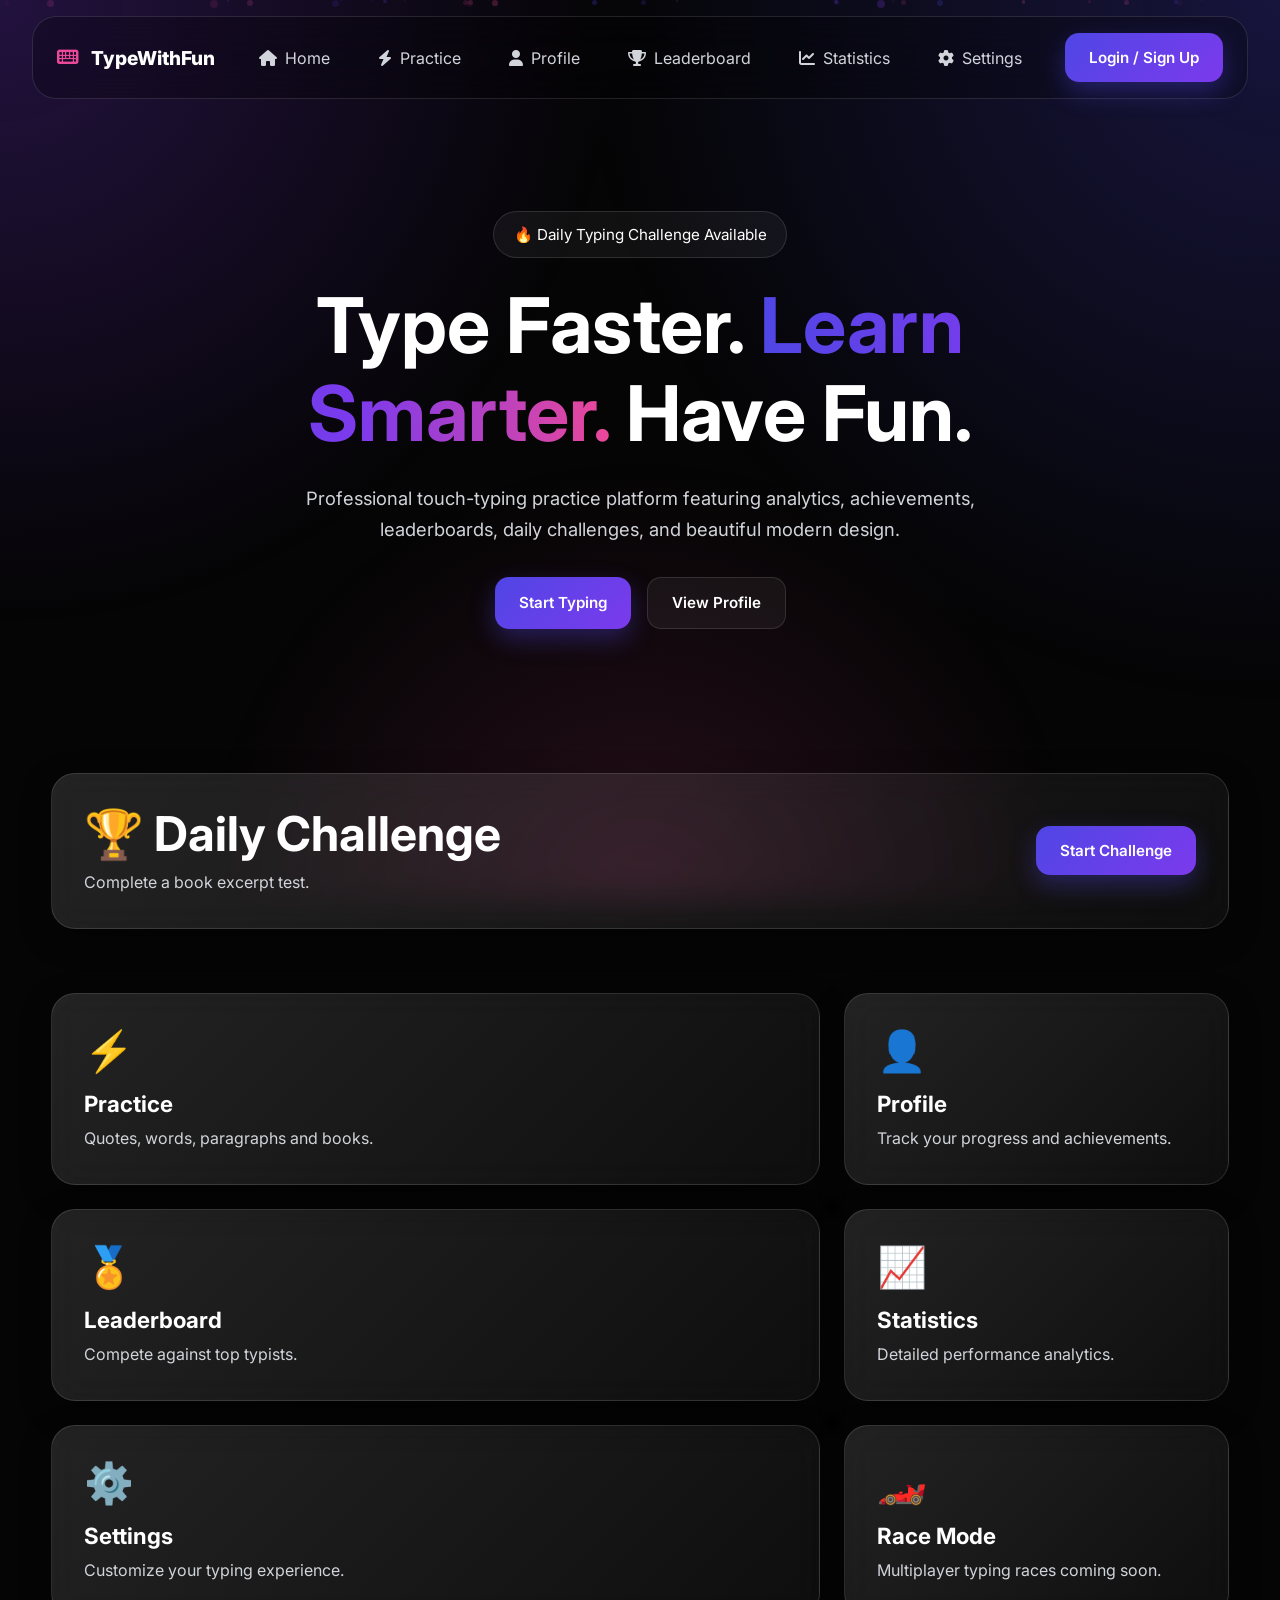
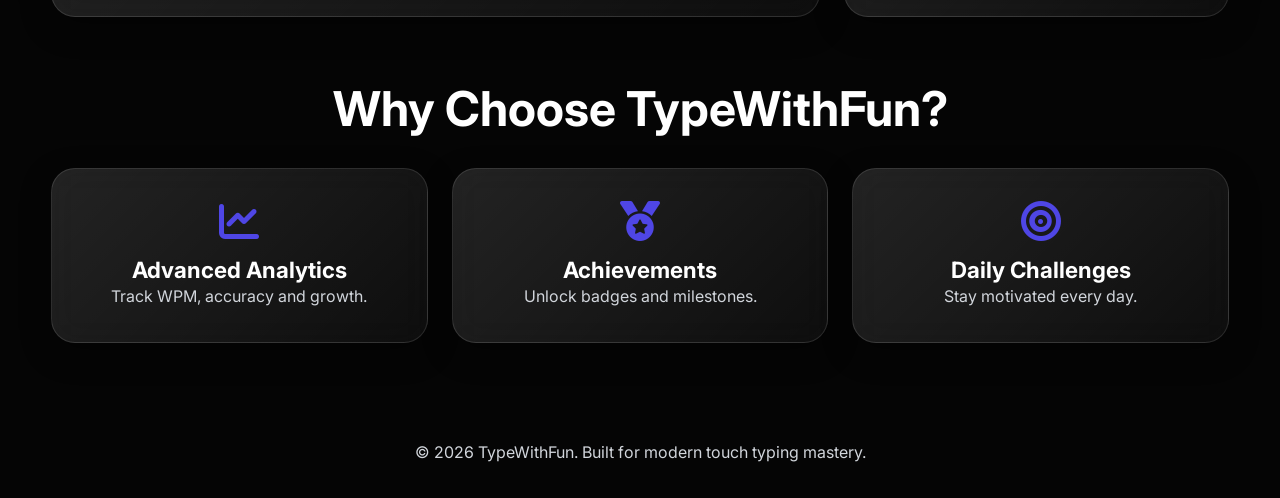
<file: index.html>
<!DOCTYPE html>
<html lang="en">
<head>
<meta charset="UTF-8">
<meta
    name="viewport"
    content="width=device-width, initial-scale=1.0"
/>

<title>TypeWithFun | Modern Touch Typing Platform</title>

<meta
    name="description"
    content="Master touch typing with fun challenges, achievements, analytics and leaderboards."
/>

<link rel="preconnect" href="https://fonts.googleapis.com">
<link rel="preconnect" href="https://fonts.gstatic.com" crossorigin>

<link
href="https://fonts.googleapis.com/css2?family=Inter:wght@300;400;500;600;700;800&display=swap"
rel="stylesheet"
/>

<link
rel="stylesheet"
href="https://cdnjs.cloudflare.com/ajax/libs/font-awesome/6.5.2/css/all.min.css"
/>

<link rel="stylesheet" href="style.css">
<link rel="stylesheet" href="components.css">
<link rel="stylesheet" href="animations.css">

</head>

<body>

<div class="background-gradient"></div>
<div class="particles" id="particles"></div>

<header class="navbar">

<div class="logo">
<i class="fa-solid fa-keyboard"></i>
<span>TypeWithFun</span>
</div>

<nav class="nav-links">

<a href="index.html">
<i class="fa-solid fa-house"></i>
Home
</a>

<a href="practice.html">
<i class="fa-solid fa-bolt"></i>
Practice
</a>

<a href="profile.html">
<i class="fa-solid fa-user"></i>
Profile
</a>

<a href="leaderboard.html">
<i class="fa-solid fa-trophy"></i>
Leaderboard
</a>

<a href="statistics.html">
<i class="fa-solid fa-chart-line"></i>
Statistics
</a>

<a href="settings.html">
<i class="fa-solid fa-gear"></i>
Settings
</a>

</nav>

<div id="authArea"></div>

</header>

<main>

<section class="hero">

<div class="hero-content">

<div class="badge">
🔥 Daily Typing Challenge Available
</div>

<h1>
Type Faster.
<span>Learn Smarter.</span>
Have Fun.
</h1>

<p>
Professional touch-typing practice platform featuring
analytics, achievements, leaderboards, daily challenges,
and beautiful modern design.
</p>

<div class="hero-buttons">

<a
href="practice.html"
class="btn btn-primary"
>
Start Typing
</a>

<a
href="profile.html"
class="btn btn-secondary"
>
View Profile
</a>

</div>

</div>

</section>

<section class="challenge-banner glass-card">

<div>

<h2>
🏆 Daily Challenge
</h2>

<p id="dailyChallengeText">
Loading challenge...
</p>

</div>

<button
id="challengeButton"
class="btn btn-primary"
>
Start Challenge
</button>

</section>

<section class="dashboard-grid">

<a
href="practice.html"
class="dashboard-card glass-card"
>

<div class="card-icon">
⚡
</div>

<h3>Practice</h3>

<p>
Quotes, words, paragraphs and books.
</p>

</a>

<a
href="profile.html"
class="dashboard-card glass-card"
>

<div class="card-icon">
👤
</div>

<h3>Profile</h3>

<p>
Track your progress and achievements.
</p>

</a>

<a
href="leaderboard.html"
class="dashboard-card glass-card"
>

<div class="card-icon">
🏅
</div>

<h3>Leaderboard</h3>

<p>
Compete against top typists.
</p>

</a>

<a
href="statistics.html"
class="dashboard-card glass-card"
>

<div class="card-icon">
📈
</div>

<h3>Statistics</h3>

<p>
Detailed performance analytics.
</p>

</a>

<a
href="settings.html"
class="dashboard-card glass-card"
>

<div class="card-icon">
⚙️
</div>

<h3>Settings</h3>

<p>
Customize your typing experience.
</p>

</a>

<a
href="#future"
class="dashboard-card glass-card"
>

<div class="card-icon">
🏎️
</div>

<h3>Race Mode</h3>

<p>
Multiplayer typing races coming soon.
</p>

</a>

</section>

<section class="features">

<h2>
Why Choose TypeWithFun?
</h2>

<div class="feature-grid">

<div class="glass-card feature-card">
<i class="fa-solid fa-chart-line"></i>
<h3>Advanced Analytics</h3>
<p>
Track WPM, accuracy and growth.
</p>
</div>

<div class="glass-card feature-card">
<i class="fa-solid fa-medal"></i>
<h3>Achievements</h3>
<p>
Unlock badges and milestones.
</p>
</div>

<div class="glass-card feature-card">
<i class="fa-solid fa-bullseye"></i>
<h3>Daily Challenges</h3>
<p>
Stay motivated every day.
</p>
</div>

</div>

</section>

</main>

<div
id="authModal"
class="modal hidden"
aria-hidden="true"
>

<div class="modal-content glass-card">

<button
class="close-modal"
id="closeAuthModal"
>
×
</button>

<h2 id="authTitle">
Login
</h2>

<form id="authForm">

<input
type="text"
id="username"
placeholder="Username"
/>

<input
type="email"
id="email"
placeholder="Email"
/>

<input
type="password"
id="password"
placeholder="Password"
required
/>

<button
type="submit"
class="btn btn-primary"
>
Continue
</button>

</form>

<p class="switch-auth">

<span id="authSwitchText">
Don't have an account?
</span>

<button
type="button"
id="switchAuthMode"
>
Sign Up
</button>

</p>

</div>

</div>

<footer>

<p>
© 2026 TypeWithFun.
Built for modern touch typing mastery.
</p>

</footer>

<script src="quotes.js"></script>

<script src="storage.js"></script>
<script src="auth.js"></script>
<script src="app.js"></script>

</body>
</html>
</file>
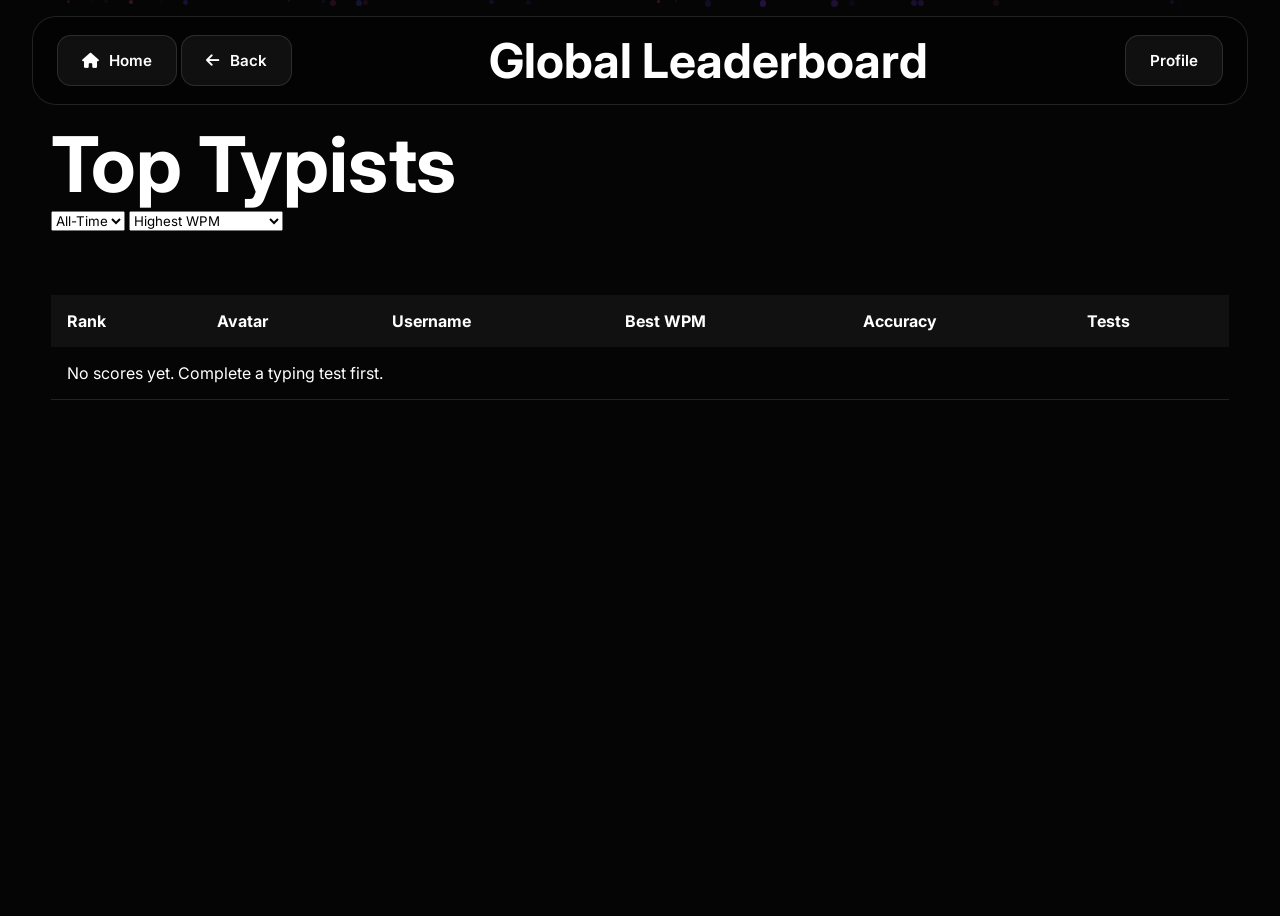
<file: leaderboard.html>
<!DOCTYPE html>
<html lang="en">

<head>

    <meta charset="UTF-8">

    <meta
        name="viewport"
        content="width=device-width, initial-scale=1.0">

    <title>
        TypeWithFun • Leaderboard
    </title>

    <link
        rel="preconnect"
        href="https://fonts.googleapis.com">

    <link
        rel="preconnect"
        href="https://fonts.gstatic.com"
        crossorigin>

    <link
        href="https://fonts.googleapis.com/css2?family=Inter:wght@300;400;500;600;700;800&display=swap"
        rel="stylesheet">

    <!-- FIXED CSS PATHS -->

    <link
        rel="stylesheet"
        href="style.css">

    <link
        rel="stylesheet"
        href="components.css">

    <link
        rel="stylesheet"
        href="animations.css">

    <link
        rel="stylesheet"
        href="https://cdnjs.cloudflare.com/ajax/libs/font-awesome/6.5.2/css/all.min.css">

</head>

<body>

    <div
        id="particles"
        class="particles">
    </div>

    <nav class="navbar glass">

        <div class="nav-left">

            <a
                href="index.html"
                class="btn btn-secondary">

                <i class="fas fa-home"></i>
                Home

            </a>

            <button
                onclick="history.back()"
                class="btn btn-secondary">

                <i class="fas fa-arrow-left"></i>
                Back

            </button>

        </div>

        <div class="nav-center">

            <h2>
                Global Leaderboard
            </h2>

        </div>

        <div class="nav-right">

            <a
                href="profile.html"
                class="btn btn-secondary">

                Profile

            </a>

        </div>

    </nav>

    <main class="leaderboard-page">

        <section class="glass card">

            <h1>
                Top Typists
            </h1>

            <div
                class="leaderboard-controls">

                <select
                    id="periodFilter">

                    <option value="daily">
                        Daily
                    </option>

                    <option value="weekly">
                        Weekly
                    </option>

                    <option value="monthly">
                        Monthly
                    </option>

                    <option value="yearly">
                        Yearly
                    </option>

                    <option
                        value="alltime"
                        selected>

                        All-Time

                    </option>

                </select>

                <select
                    id="sortFilter">

                    <option value="wpm">
                        Highest WPM
                    </option>

                    <option value="accuracy">
                        Highest Accuracy
                    </option>

                    <option value="tests">
                        Most Tests
                    </option>

                    <option value="date">
                        Earliest Achievement
                    </option>

                </select>

            </div>

        </section>

        <section
            class="glass card">

            <table
                class="leaderboard-table">

                <thead>

                    <tr>

                        <th>
                            Rank
                        </th>

                        <th>
                            Avatar
                        </th>

                        <th>
                            Username
                        </th>

                        <th>
                            Best WPM
                        </th>

                        <th>
                            Accuracy
                        </th>

                        <th>
                            Tests
                        </th>

                    </tr>

                </thead>

                <tbody
                    id="leaderboardBody">

                </tbody>

            </table>

        </section>

    </main>

    <!-- FIXED SCRIPT PATHS -->

    <script src="storage.js"></script>
    <script src="auth.js"></script>
    <script src="app.js"></script>
    <script src="leaderboard.js"></script>

</body>

</html>
</file>
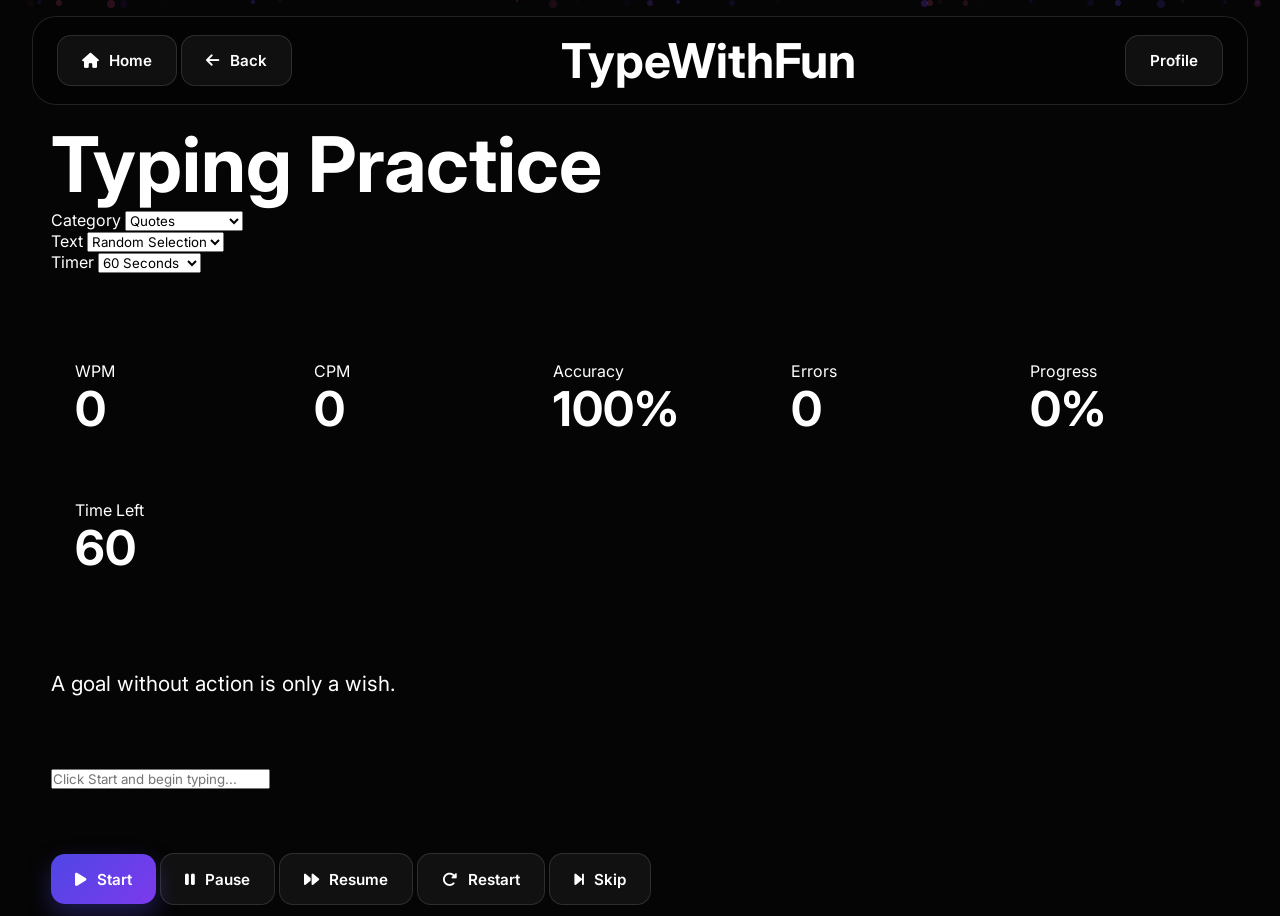
<file: practice.html>
<!DOCTYPE html>
<html lang="en">

<head>

    <meta charset="UTF-8">

    <meta
        name="viewport"
        content="width=device-width, initial-scale=1.0">

    <title>
        TypeWithFun • Practice
    </title>

    <meta
        name="description"
        content="Improve your typing speed and accuracy with TypeWithFun.">

    <link
        rel="preconnect"
        href="https://fonts.googleapis.com">

    <link
        rel="preconnect"
        href="https://fonts.gstatic.com"
        crossorigin>

    <link
        href="https://fonts.googleapis.com/css2?family=Inter:wght@300;400;500;600;700;800&display=swap"
        rel="stylesheet">

    <!-- FIXED CSS PATHS -->

    <link
        rel="stylesheet"
        href="style.css">

    <link
        rel="stylesheet"
        href="components.css">

    <link
        rel="stylesheet"
        href="animations.css">

    <link
        rel="stylesheet"
        href="https://cdnjs.cloudflare.com/ajax/libs/font-awesome/6.5.2/css/all.min.css">

</head>

<body>

    <div
        id="particles"
        class="particles">
    </div>

    <nav class="navbar glass">

        <div class="nav-left">

            <a
                href="index.html"
                class="btn btn-secondary">

                <i class="fas fa-home"></i>
                Home

            </a>

            <button
                onclick="history.back()"
                class="btn btn-secondary">

                <i class="fas fa-arrow-left"></i>
                Back

            </button>

        </div>

        <div class="nav-center">

            <h2>
                TypeWithFun
            </h2>

        </div>

        <div class="nav-right">

            <a
                href="profile.html"
                class="btn btn-secondary">

                Profile

            </a>

        </div>

    </nav>

    <main class="practice-page">

        <section class="glass card">

            <h1>
                Typing Practice
            </h1>

            <div class="practice-controls">

                <div class="form-group">

                    <label for="categorySelect">
                        Category
                    </label>

                    <select id="categorySelect">

                        <option value="quotes">
                            Quotes
                        </option>

                        <option value="words">
                            Random Words
                        </option>

                        <option value="paragraphs">
                            Paragraphs
                        </option>

                        <option value="books">
                            Book Excerpts
                        </option>

                    </select>

                </div>

                <div class="form-group">

                    <label for="textSelect">
                        Text
                    </label>

                    <select id="textSelect">

                        <option>
                            Random Selection
                        </option>

                    </select>

                </div>

                <div class="form-group">

                    <label for="timerSelect">
                        Timer
                    </label>

                    <select id="timerSelect">

                        <option value="15">
                            15 Seconds
                        </option>

                        <option value="30">
                            30 Seconds
                        </option>

                        <option value="60" selected>
                            60 Seconds
                        </option>

                        <option value="120">
                            120 Seconds
                        </option>

                        <option value="custom">
                            Custom
                        </option>

                    </select>

                </div>

                <div
                    class="form-group"
                    id="customTimerContainer"
                    style="display:none;">

                    <label for="customTimerInput">
                        Custom Seconds
                    </label>

                    <input
                        id="customTimerInput"
                        type="number"
                        min="5"
                        max="600"
                        value="60">

                </div>

            </div>

        </section>

        <section class="stats-grid">

            <div class="glass stat-card">
                <span>WPM</span>
                <h2 id="wpmDisplay">0</h2>
            </div>

            <div class="glass stat-card">
                <span>CPM</span>
                <h2 id="cpmDisplay">0</h2>
            </div>

            <div class="glass stat-card">
                <span>Accuracy</span>
                <h2 id="accuracyDisplay">100%</h2>
            </div>

            <div class="glass stat-card">
                <span>Errors</span>
                <h2 id="errorDisplay">0</h2>
            </div>

            <div class="glass stat-card">
                <span>Progress</span>
                <h2 id="progressDisplay">0%</h2>
            </div>

            <div class="glass stat-card">
                <span>Time Left</span>
                <h2 id="timerDisplay">60</h2>
            </div>

        </section>

        <section class="glass card typing-section">

            <div
                id="typingText"
                class="typing-text"
                aria-live="polite">

            </div>

        </section>

        <section class="glass card">

            <input
                id="typingInput"
                class="typing-input"
                type="text"
                autocomplete="off"
                spellcheck="false"
                placeholder="Click Start and begin typing..."
                aria-label="Typing Input">

        </section>

        <section class="action-buttons">

            <button
                id="startButton"
                class="btn btn-primary">

                <i class="fas fa-play"></i>
                Start

            </button>

            <button
                id="pauseButton"
                class="btn btn-secondary">

                <i class="fas fa-pause"></i>
                Pause

            </button>

            <button
                id="resumeButton"
                class="btn btn-secondary">

                <i class="fas fa-forward"></i>
                Resume

            </button>

            <button
                id="restartButton"
                class="btn btn-secondary">

                <i class="fas fa-rotate-right"></i>
                Restart

            </button>

            <button
                id="skipButton"
                class="btn btn-secondary">

                <i class="fas fa-forward-step"></i>
                Skip

            </button>

        </section>

    </main>

    <div
        id="resultModal"
        class="modal hidden">

        <div
            class="modal-content glass">

            <h2>
                🎉 Congratulations!
            </h2>

            <div
                id="resultContent">

            </div>

            <div class="modal-actions">

                <button
                    id="retryButton"
                    class="btn btn-primary">

                    Retry

                </button>

                <button
                    id="newPracticeButton"
                    class="btn btn-secondary">

                    New Practice

                </button>

                <a
                    href="profile.html"
                    class="btn btn-secondary">

                    View Profile

                </a>

            </div>

        </div>

    </div>

    <!-- FIXED DATA FILE PATHS -->

    <script src="quotes.js"></script>
    <script src="words.js"></script>
    <script src="paragraphs.js"></script>
    <script src="books.js"></script>

    <!-- FIXED JS PATHS -->

    <script src="storage.js"></script>
    <script src="auth.js"></script>
    <script src="app.js"></script>
    <script src="typing.js"></script>

</body>

</html>
</file>
<file: style.css>
/* =========================================================
   TypeWithFun
   Global Styles
   style.css
   ========================================================= */

/* =========================
   ROOT VARIABLES
   ========================= */

:root {
  --primary: #4F46E5;
  --secondary: #7C3AED;
  --accent: #EC4899;

  --bg: #050505;
  --bg-secondary: #0D0D0D;
  --surface: rgba(255, 255, 255, 0.08);

  --text: #FFFFFF;
  --text-secondary: #D1D5DB;
  --text-muted: #9CA3AF;

  --success: #22C55E;
  --warning: #F59E0B;
  --danger: #EF4444;

  --border: rgba(255,255,255,0.12);

  --shadow-sm: 0 4px 12px rgba(0,0,0,0.25);
  --shadow-md: 0 10px 30px rgba(0,0,0,0.35);
  --shadow-lg: 0 25px 50px rgba(0,0,0,0.45);

  --radius-sm: 10px;
  --radius-md: 18px;
  --radius-lg: 24px;
  --radius-xl: 32px;

  --transition-fast: 0.2s ease;
  --transition-normal: 0.35s ease;
  --transition-slow: 0.5s ease;

  --font-size-base: 16px;

  --glass-bg:
    linear-gradient(
      135deg,
      rgba(255,255,255,0.12),
      rgba(255,255,255,0.04)
    );

  --glass-blur: blur(16px);
}

/* =========================
   LIGHT THEME SUPPORT
   ========================= */

body.light-theme {
  --bg: #F5F7FF;
  --bg-secondary: #FFFFFF;

  --surface: rgba(255,255,255,0.85);

  --text: #0F172A;
  --text-secondary: #334155;
  --text-muted: #64748B;

  --border: rgba(0,0,0,0.08);

  --glass-bg:
    linear-gradient(
      135deg,
      rgba(255,255,255,0.95),
      rgba(255,255,255,0.75)
    );
}

/* =========================
   RESET
   ========================= */

*,
*::before,
*::after {
  margin: 0;
  padding: 0;
  box-sizing: border-box;
}

html {
  scroll-behavior: smooth;
}

body {
  background: var(--bg);
  color: var(--text);

  font-family: "Inter", sans-serif;
  font-size: var(--font-size-base);

  min-height: 100vh;
  overflow-x: hidden;

  position: relative;
}

/* =========================
   SELECTION
   ========================= */

::selection {
  background: var(--primary);
  color: white;
}

/* =========================
   SCROLLBAR
   ========================= */

::-webkit-scrollbar {
  width: 10px;
}

::-webkit-scrollbar-track {
  background: var(--bg);
}

::-webkit-scrollbar-thumb {
  background: var(--primary);
  border-radius: 999px;
}

::-webkit-scrollbar-thumb:hover {
  background: var(--secondary);
}

/* =========================
   TYPOGRAPHY
   ========================= */

h1,
h2,
h3,
h4,
h5,
h6 {
  font-weight: 700;
  line-height: 1.15;
}

h1 {
  font-size: clamp(3rem, 6vw, 5.5rem);
}

h2 {
  font-size: clamp(2rem, 4vw, 3rem);
}

h3 {
  font-size: 1.4rem;
}

p {
  line-height: 1.7;
  color: var(--text-secondary);
}

a {
  text-decoration: none;
  color: inherit;
}

ul {
  list-style: none;
}

/* =========================
   MAIN LAYOUT
   ========================= */

main {
  width: min(1280px, 92%);
  margin-inline: auto;
}

section {
  margin-bottom: 4rem;
}

/* =========================
   BACKGROUND EFFECTS
   ========================= */

.background-gradient {
  position: fixed;
  inset: 0;

  background:
    radial-gradient(
      circle at top left,
      rgba(124,58,237,0.25),
      transparent 40%
    ),
    radial-gradient(
      circle at top right,
      rgba(79,70,229,0.25),
      transparent 45%
    ),
    radial-gradient(
      circle at bottom center,
      rgba(236,72,153,0.15),
      transparent 40%
    );

  z-index: -3;
}

.particles {
  position: fixed;
  inset: 0;

  pointer-events: none;

  z-index: -2;
}

/* =========================
   NAVBAR
   ========================= */

.navbar {
  width: min(1400px, 95%);
  margin: 1rem auto;

  display: flex;
  justify-content: space-between;
  align-items: center;

  padding: 1rem 1.5rem;

  position: sticky;
  top: 10px;

  z-index: 1000;

  border: 1px solid var(--border);

  backdrop-filter: blur(20px);

  background: rgba(0,0,0,0.25);

  border-radius: var(--radius-lg);
}

.logo {
  display: flex;
  align-items: center;
  gap: .75rem;

  font-size: 1.2rem;
  font-weight: 800;
}

.logo i {
  color: var(--accent);
}

.nav-links {
  display: flex;
  align-items: center;
  gap: 1rem;
}

.nav-links a {
  padding: .8rem 1rem;

  border-radius: 12px;

  color: var(--text-secondary);

  transition: var(--transition-fast);

  display: flex;
  align-items: center;
  gap: .5rem;
}

.nav-links a:hover {
  background: rgba(255,255,255,0.08);
  color: var(--text);
}

/* =========================
   HERO SECTION
   ========================= */

.hero {
  padding-top: 6rem;
  padding-bottom: 5rem;
}

.hero-content {
  max-width: 900px;
  margin-inline: auto;
  text-align: center;
}

.hero h1 {
  margin-top: 1.5rem;
  margin-bottom: 1.5rem;
}

.hero h1 span {
  background:
    linear-gradient(
      90deg,
      var(--primary),
      var(--secondary),
      var(--accent)
    );

  -webkit-background-clip: text;
  -webkit-text-fill-color: transparent;
}

.hero p {
  max-width: 750px;
  margin-inline: auto;
  font-size: 1.15rem;
}

.hero-buttons {
  display: flex;
  justify-content: center;
  gap: 1rem;

  margin-top: 2rem;

  flex-wrap: wrap;
}

/* =========================
   BADGES
   ========================= */

.badge {
  display: inline-flex;
  align-items: center;

  padding: .8rem 1.2rem;

  border-radius: 999px;

  border: 1px solid var(--border);

  background: rgba(255,255,255,0.05);

  font-size: .95rem;
}

/* =========================
   CHALLENGE BANNER
   ========================= */

.challenge-banner {
  padding: 2rem;

  display: flex;
  justify-content: space-between;
  align-items: center;
  gap: 2rem;
}

.challenge-banner h2 {
  margin-bottom: .5rem;
}

/* =========================
   DASHBOARD GRID
   ========================= */

.dashboard-grid {
  display: grid;

  grid-template-columns:
    repeat(auto-fit, minmax(260px, 1fr));

  gap: 1.5rem;
}

.dashboard-card {
  padding: 2rem;

  transition:
    transform 0.25s ease,
    box-shadow 0.25s ease;
}

.dashboard-card:hover {
  transform: translateY(-8px);
}

.card-icon {
  font-size: 2.5rem;
  margin-bottom: 1rem;
}

.dashboard-card p {
  margin-top: .5rem;
}

/* =========================
   FEATURES SECTION
   ========================= */

.features {
  text-align: center;
}

.features h2 {
  margin-bottom: 2rem;
}

.feature-grid {
  display: grid;

  grid-template-columns:
    repeat(auto-fit, minmax(280px, 1fr));

  gap: 1.5rem;
}

.feature-card {
  padding: 2rem;
}

.feature-card i {
  font-size: 2.5rem;
  margin-bottom: 1rem;

  color: var(--primary);
}

/* =========================
   AUTH MODAL
   ========================= */

.modal {
  position: fixed;
  inset: 0;

  background: rgba(0,0,0,0.75);

  display: flex;
  justify-content: center;
  align-items: center;

  z-index: 5000;
}

.hidden {
  display: none !important;
}

.modal-content {
  width: min(450px, 92%);

  position: relative;

  padding: 2rem;
}

.modal-content h2 {
  margin-bottom: 1rem;
}

.modal-content form {
  display: flex;
  flex-direction: column;
  gap: 1rem;
}

.modal-content input {
  width: 100%;

  padding: 1rem;

  border-radius: 12px;

  border: 1px solid var(--border);

  background: rgba(255,255,255,0.05);

  color: var(--text);

  outline: none;
}

.modal-content input:focus {
  border-color: var(--primary);
}

.close-modal {
  position: absolute;

  right: 12px;
  top: 12px;

  background: transparent;
  border: none;

  color: var(--text);

  font-size: 2rem;

  cursor: pointer;
}

.switch-auth {
  margin-top: 1rem;
}

.switch-auth button {
  background: transparent;
  border: none;

  color: var(--primary);

  cursor: pointer;
}

/* =========================
   USER PANEL
   ========================= */

.user-panel {
  display: flex;
  align-items: center;
  gap: .8rem;
}

.user-avatar {
  width: 40px;
  height: 40px;

  border-radius: 50%;

  object-fit: cover;
}

.username-display {
  font-weight: 600;
}

/* =========================
   FOOTER
   ========================= */

footer {
  text-align: center;

  padding: 2rem;

  color: var(--text-muted);
}

/* =========================
   ACCESSIBILITY
   ========================= */

:focus-visible {
  outline: 3px solid var(--primary);
  outline-offset: 3px;
}

button,
input,
select,
textarea,
a {
  font-family: inherit;
}

/* =========================
   RESPONSIVE
   ========================= */

@media (max-width: 1024px) {

  .navbar {
    flex-direction: column;
    gap: 1rem;
  }

  .nav-links {
    flex-wrap: wrap;
    justify-content: center;
  }
}

@media (max-width: 768px) {

  .hero {
    padding-top: 2rem;
  }

  .hero-buttons {
    flex-direction: column;
  }

  .challenge-banner {
    flex-direction: column;
    text-align: center;
  }

  .dashboard-grid {
    grid-template-columns: 1fr;
  }
}

@media (max-width: 480px) {

  body {
    font-size: 15px;
  }

  .navbar {
    width: 96%;
  }

  .nav-links {
    flex-direction: column;
    width: 100%;
  }

  .nav-links a {
    width: 100%;
    justify-content: center;
  }

  .modal-content {
    padding: 1.5rem;
  }
}
</file>
<file: components.css>
/* =========================================================
   TypeWithFun
   Reusable Components
   components.css
   ========================================================= */

/* =========================
   GLASSMORPHISM CARDS
   ========================= */

.glass-card {
  background: var(--glass-bg);

  backdrop-filter: var(--glass-blur);
  -webkit-backdrop-filter: var(--glass-blur);

  border: 1px solid var(--border);

  border-radius: var(--radius-lg);

  box-shadow: var(--shadow-md);

  transition:
    transform var(--transition-normal),
    box-shadow var(--transition-normal),
    border-color var(--transition-normal);
}

.glass-card:hover {
  border-color: rgba(255,255,255,0.18);

  box-shadow: var(--shadow-lg);

  transform: translateY(-4px);
}

/* =========================
   BUTTON SYSTEM
   ========================= */

.btn {
  display: inline-flex;
  align-items: center;
  justify-content: center;
  gap: .65rem;

  padding: .95rem 1.5rem;

  border: none;
  border-radius: 14px;

  font-weight: 600;
  font-size: .95rem;

  cursor: pointer;

  transition:
    transform .2s ease,
    opacity .2s ease,
    box-shadow .25s ease;

  text-decoration: none;
}

.btn:hover {
  transform: translateY(-2px);
}

.btn:active {
  transform: scale(.98);
}

.btn-primary {
  color: white;

  background:
    linear-gradient(
      135deg,
      var(--primary),
      var(--secondary)
    );

  box-shadow:
    0 10px 25px rgba(79,70,229,.35);
}

.btn-primary:hover {
  box-shadow:
    0 18px 35px rgba(79,70,229,.45);
}

.btn-secondary {
  color: var(--text);

  border: 1px solid var(--border);

  background: rgba(255,255,255,.05);
}

.btn-secondary:hover {
  background: rgba(255,255,255,.08);
}

.btn-success {
  background: var(--success);
  color: white;
}

.btn-danger {
  background: var(--danger);
  color: white;
}

.btn-warning {
  background: var(--warning);
  color: black;
}

.btn-block {
  width: 100%;
}

/* =========================
   ICON BUTTONS
   ========================= */

.icon-btn {
  width: 42px;
  height: 42px;

  border: none;
  border-radius: 12px;

  cursor: pointer;

  display: flex;
  align-items: center;
  justify-content: center;

  color: var(--text);

  background: rgba(255,255,255,.06);

  transition: .25s ease;
}

.icon-btn:hover {
  background: rgba(255,255,255,.12);
}

/* =========================
   INPUTS
   ========================= */

.input-group {
  display: flex;
  flex-direction: column;
  gap: .5rem;
}

.input-group label {
  font-size: .9rem;
  color: var(--text-secondary);
}

.input-group input,
.input-group select,
.input-group textarea {
  width: 100%;

  padding: 1rem;

  border-radius: 14px;

  border: 1px solid var(--border);

  background: rgba(255,255,255,.05);

  color: var(--text);

  transition: .25s ease;

  outline: none;
}

.input-group input:focus,
.input-group select:focus,
.input-group textarea:focus {
  border-color: var(--primary);
}

.input-group textarea {
  resize: vertical;
  min-height: 120px;
}

/* =========================
   SECTION HEADERS
   ========================= */

.section-header {
  margin-bottom: 2rem;
}

.section-header h2 {
  margin-bottom: .5rem;
}

.section-header p {
  color: var(--text-muted);
}

/* =========================
   STAT CARDS
   ========================= */

.stats-grid {
  display: grid;

  grid-template-columns:
    repeat(auto-fit, minmax(220px, 1fr));

  gap: 1rem;
}

.stat-card {
  padding: 1.5rem;
}

.stat-label {
  color: var(--text-muted);
  font-size: .9rem;
}

.stat-value {
  margin-top: .5rem;

  font-size: 2rem;
  font-weight: 700;
}

.stat-change {
  margin-top: .5rem;
  font-size: .85rem;
}

.positive {
  color: var(--success);
}

.negative {
  color: var(--danger);
}

/* =========================
   PROFILE COMPONENTS
   ========================= */

.profile-card {
  display: flex;
  gap: 2rem;

  align-items: center;

  padding: 2rem;
}

.profile-avatar {
  width: 120px;
  height: 120px;

  border-radius: 50%;

  object-fit: cover;

  border: 4px solid rgba(255,255,255,.15);
}

.profile-info h2 {
  margin-bottom: .5rem;
}

.profile-meta {
  color: var(--text-muted);
}

.profile-stats {
  margin-top: 2rem;

  display: grid;

  grid-template-columns:
    repeat(auto-fit, minmax(150px, 1fr));

  gap: 1rem;
}

/* =========================
   LEADERBOARD TABLE
   ========================= */

.table-container {
  overflow-x: auto;
}

.leaderboard-table {
  width: 100%;
  border-collapse: collapse;
}

.leaderboard-table th,
.leaderboard-table td {
  padding: 1rem;
  text-align: left;
}

.leaderboard-table thead {
  background: rgba(255,255,255,.05);
}

.leaderboard-table tbody tr {
  border-bottom: 1px solid var(--border);
}

.leaderboard-table tbody tr:hover {
  background: rgba(255,255,255,.03);
}

.rank-badge {
  width: 34px;
  height: 34px;

  border-radius: 50%;

  display: flex;
  align-items: center;
  justify-content: center;

  font-weight: 700;
}

.rank-1 {
  background: gold;
  color: black;
}

.rank-2 {
  background: silver;
  color: black;
}

.rank-3 {
  background: #CD7F32;
  color: white;
}

/* =========================
   ACHIEVEMENTS
   ========================= */

.achievement-grid {
  display: grid;

  grid-template-columns:
    repeat(auto-fit, minmax(180px, 1fr));

  gap: 1rem;
}

.achievement-card {
  text-align: center;

  padding: 1.5rem;
}

.achievement-icon {
  font-size: 2.5rem;
  margin-bottom: .75rem;
}

.achievement-locked {
  opacity: .45;
  filter: grayscale(100%);
}

.achievement-unlocked {
  animation: achievementGlow 3s infinite;
}

/* =========================
   PROGRESS BAR
   ========================= */

.progress {
  width: 100%;
  height: 12px;

  border-radius: 999px;

  overflow: hidden;

  background: rgba(255,255,255,.08);
}

.progress-fill {
  height: 100%;

  width: 0%;

  border-radius: inherit;

  background:
    linear-gradient(
      90deg,
      var(--primary),
      var(--accent)
    );

  transition: width .4s ease;
}

/* =========================
   TYPING TEST UI
   ========================= */

.typing-container {
  padding: 2rem;
}

.typing-text {
  line-height: 2;

  font-size: 1.3rem;

  user-select: none;
}

.char-correct {
  color: var(--success);
}

.char-incorrect {
  color: var(--danger);
  text-decoration: underline;
}

.char-current {
  background: rgba(79,70,229,.35);
  border-radius: 3px;
}

.typing-stats {
  margin-top: 2rem;

  display: grid;

  grid-template-columns:
    repeat(auto-fit,minmax(120px,1fr));

  gap: 1rem;
}

/* =========================
   TIMER DISPLAY
   ========================= */

.timer-box {
  text-align: center;
}

.timer-value {
  font-size: 2rem;
  font-weight: 700;
}

.timer-label {
  color: var(--text-muted);
}

/* =========================
   CHART CONTAINERS
   ========================= */

.chart-card {
  padding: 1.5rem;
}

.chart-wrapper {
  position: relative;
  height: 350px;
}

/* =========================
   TABS
   ========================= */

.tabs {
  display: flex;
  gap: .75rem;

  flex-wrap: wrap;

  margin-bottom: 1.5rem;
}

.tab-btn {
  padding: .8rem 1rem;

  border: none;

  cursor: pointer;

  color: var(--text);

  border-radius: 12px;

  background: rgba(255,255,255,.06);
}

.tab-btn.active {
  background:
    linear-gradient(
      135deg,
      var(--primary),
      var(--secondary)
    );
}

/* =========================
   TOAST NOTIFICATIONS
   ========================= */

.toast-container {
  position: fixed;

  top: 20px;
  right: 20px;

  z-index: 9999;

  display: flex;
  flex-direction: column;
  gap: .75rem;
}

.toast {
  min-width: 280px;

  padding: 1rem;

  border-radius: 14px;

  color: white;

  backdrop-filter: blur(15px);

  box-shadow: var(--shadow-lg);
}

.toast-success {
  background: rgba(34,197,94,.9);
}

.toast-error {
  background: rgba(239,68,68,.9);
}

.toast-warning {
  background: rgba(245,158,11,.9);
}

/* =========================
   BADGES
   ========================= */

.badge-pill {
  display: inline-flex;
  align-items: center;

  padding: .5rem .9rem;

  border-radius: 999px;

  font-size: .85rem;

  background: rgba(255,255,255,.08);
}

/* =========================
   EMPTY STATES
   ========================= */

.empty-state {
  text-align: center;
  padding: 3rem 1rem;
}

.empty-state i {
  font-size: 3rem;
  margin-bottom: 1rem;

  color: var(--text-muted);
}

/* =========================
   LOADING SPINNER
   ========================= */

.spinner {
  width: 42px;
  height: 42px;

  border-radius: 50%;

  border: 4px solid rgba(255,255,255,.15);
  border-top-color: var(--primary);

  animation: spin 1s linear infinite;
}

/* =========================
   UTILITIES
   ========================= */

.text-center {
  text-align: center;
}

.text-right {
  text-align: right;
}

.mt-1 { margin-top: .5rem; }
.mt-2 { margin-top: 1rem; }
.mt-3 { margin-top: 1.5rem; }
.mt-4 { margin-top: 2rem; }

.mb-1 { margin-bottom: .5rem; }
.mb-2 { margin-bottom: 1rem; }
.mb-3 { margin-bottom: 1.5rem; }
.mb-4 { margin-bottom: 2rem; }

.hidden {
  display: none !important;
}

.w-full {
  width: 100%;
}

/* =========================
   MOBILE
   ========================= */

@media (max-width: 768px) {

  .profile-card {
    flex-direction: column;
    text-align: center;
  }

  .typing-text {
    font-size: 1.1rem;
  }

  .leaderboard-table th,
  .leaderboard-table td {
    padding: .75rem;
  }

  .toast {
    min-width: auto;
    width: calc(100vw - 40px);
  }
}
/* =========================================================
   MODERN STATISTICS PAGE
   ========================================================= */

.stats-dashboard {
  max-width: 1400px;
  margin: 0 auto;
  padding: 2rem;
}

.stats-hero {
  display: flex;
  justify-content: space-between;
  align-items: center;
  gap: 2rem;

  padding: 2rem;
  margin-bottom: 2rem;

  background: rgba(255,255,255,.04);
  border-radius: 30px;

  border: 1px solid rgba(255,255,255,.08);
}

.hero-left h1 {
  font-size: 3rem;
  margin-bottom: .5rem;
}

.hero-left p {
  opacity: .8;
}

.hero-rank {
  min-width: 280px;
}

.xp-bar {
  width: 100%;
  height: 12px;

  border-radius: 999px;
  overflow: hidden;

  background: rgba(255,255,255,.08);

  margin: .8rem 0;
}

.xp-fill {
  width: 45%;
  height: 100%;

  background:
    linear-gradient(
      90deg,
      #6366f1,
      #8b5cf6
    );
}

.modern-stats-grid {
  display: grid;

  grid-template-columns:
    repeat(auto-fit,minmax(220px,1fr));

  gap: 1.2rem;

  margin-bottom: 2rem;
}

.modern-stat-card {
  padding: 1.6rem;

  border-radius: 24px;

  background:
    rgba(255,255,255,.05);

  border:
    1px solid rgba(255,255,255,.08);

  backdrop-filter: blur(15px);

  transition: .3s;
}

.modern-stat-card:hover {
  transform: translateY(-6px);
}

.modern-stat-card span {
  display: block;
  opacity: .7;

  margin-bottom: .5rem;
}

.modern-stat-card h2 {
  font-size: 2.4rem;
  font-weight: 800;
}

.dashboard-grid {
  display: grid;

  grid-template-columns:
    2fr 1fr;

  gap: 1.5rem;
}

.panel {
  padding: 1.5rem;

  border-radius: 24px;

  background:
    rgba(255,255,255,.04);

  border:
    1px solid rgba(255,255,255,.08);
}

.panel canvas {
  width: 100% !important;
  height: 320px !important;
}

.achievement-list {
  display: flex;
  flex-direction: column;
  gap: .8rem;
}

.achievement {
  padding: .9rem 1rem;

  border-radius: 14px;

  background:
    rgba(255,255,255,.05);
}

.achievement.unlocked {
  background:
    rgba(34,197,94,.12);

  border:
    1px solid rgba(34,197,94,.3);
}

.records-list {
  list-style: none;
  margin: 0;
  padding: 0;
}

.records-list li {
  display: flex;
  justify-content: space-between;

  padding: .9rem 0;

  border-bottom:
    1px solid rgba(255,255,255,.08);
}

.records-list strong {
  color: #818cf8;
}

#insightsBox {
  padding: 1rem;

  border-radius: 18px;

  background:
    rgba(99,102,241,.08);

  border:
    1px solid rgba(99,102,241,.15);

  line-height: 1.8;
}

@media (max-width: 900px) {

  .dashboard-grid {
    grid-template-columns: 1fr;
  }

  .stats-hero {
    flex-direction: column;
    align-items: flex-start;
  }

  .hero-left h1 {
    font-size: 2.2rem;
  }
}
/* =========================================================
   PREMIUM BACKGROUND
   ========================================================= */

.stats-dashboard {
  position: relative;
  z-index: 1;
}

.stats-dashboard::before {
  content: "";

  position: fixed;
  inset: 0;

  background:
    radial-gradient(
      circle at top left,
      rgba(99,102,241,.20),
      transparent 35%
    ),
    radial-gradient(
      circle at top right,
      rgba(168,85,247,.18),
      transparent 35%
    ),
    radial-gradient(
      circle at bottom center,
      rgba(14,165,233,.12),
      transparent 40%
    );

  pointer-events: none;

  z-index: -2;
}

.stats-dashboard::after {
  content: "";

  position: fixed;
  inset: 0;

  background:
    linear-gradient(
      180deg,
      rgba(15,23,42,.3),
      rgba(2,6,23,.7)
    );

  z-index: -1;

  pointer-events: none;
}
</file>
<file: animations.css>
/* =========================================================
   TypeWithFun
   animations.css
   Premium Animation System
   ========================================================= */

/* =========================
   GLOBAL ANIMATION SETTINGS
   ========================= */

:root {
  --anim-fast: 0.2s;
  --anim-normal: 0.4s;
  --anim-slow: 0.8s;
  --anim-extra-slow: 1.5s;
}

/* =========================
   FADE IN
   ========================= */

.fade-in {
  animation: fadeIn var(--anim-normal) ease forwards;
}

@keyframes fadeIn {
  from {
    opacity: 0;
  }

  to {
    opacity: 1;
  }
}

/* =========================
   FADE UP
   ========================= */

.fade-up {
  animation: fadeUp 0.8s ease forwards;
}

@keyframes fadeUp {
  from {
    opacity: 0;
    transform: translateY(30px);
  }

  to {
    opacity: 1;
    transform: translateY(0);
  }
}

/* =========================
   FADE DOWN
   ========================= */

.fade-down {
  animation: fadeDown 0.8s ease forwards;
}

@keyframes fadeDown {
  from {
    opacity: 0;
    transform: translateY(-30px);
  }

  to {
    opacity: 1;
    transform: translateY(0);
  }
}

/* =========================
   SCALE IN
   ========================= */

.scale-in {
  animation: scaleIn 0.4s ease forwards;
}

@keyframes scaleIn {
  from {
    opacity: 0;
    transform: scale(.9);
  }

  to {
    opacity: 1;
    transform: scale(1);
  }
}

/* =========================
   FLOATING EFFECT
   ========================= */

.float {
  animation: floating 4s ease-in-out infinite;
}

@keyframes floating {

  0% {
    transform: translateY(0);
  }

  50% {
    transform: translateY(-10px);
  }

  100% {
    transform: translateY(0);
  }
}

/* =========================
   PULSE
   ========================= */

.pulse {
  animation: pulse 2s infinite;
}

@keyframes pulse {

  0% {
    transform: scale(1);
  }

  50% {
    transform: scale(1.05);
  }

  100% {
    transform: scale(1);
  }
}

/* =========================
   GLOW EFFECT
   ========================= */

.glow {
  animation: glow 3s ease infinite;
}

@keyframes glow {

  0% {
    box-shadow:
      0 0 10px rgba(79,70,229,.3);
  }

  50% {
    box-shadow:
      0 0 30px rgba(124,58,237,.6);
  }

  100% {
    box-shadow:
      0 0 10px rgba(79,70,229,.3);
  }
}

/* =========================
   GRADIENT SHIFT
   ========================= */

.animated-gradient {
  background-size: 300% 300%;

  animation:
    gradientShift 10s ease infinite;
}

@keyframes gradientShift {

  0% {
    background-position: 0% 50%;
  }

  50% {
    background-position: 100% 50%;
  }

  100% {
    background-position: 0% 50%;
  }
}

/* =========================
   HERO TITLE ANIMATION
   ========================= */

.hero h1 {
  animation:
    heroTitleReveal 1s ease;
}

@keyframes heroTitleReveal {

  from {
    opacity: 0;
    transform: translateY(30px);
  }

  to {
    opacity: 1;
    transform: translateY(0);
  }
}

/* =========================
   HERO PARAGRAPH
   ========================= */

.hero p {
  animation:
    heroParagraphReveal 1.2s ease;
}

@keyframes heroParagraphReveal {

  from {
    opacity: 0;
    transform: translateY(20px);
  }

  to {
    opacity: 1;
    transform: translateY(0);
  }
}

/* =========================
   BUTTON HOVER
   ========================= */

.btn {
  transition:
    transform .25s ease,
    box-shadow .25s ease,
    opacity .25s ease;
}

.btn:hover {
  transform: translateY(-3px);
}

.btn:active {
  transform: scale(.98);
}

/* =========================
   CARD ENTRANCE
   ========================= */

.dashboard-card {
  animation:
    cardAppear .8s ease;
}

@keyframes cardAppear {

  from {
    opacity: 0;
    transform: translateY(25px);
  }

  to {
    opacity: 1;
    transform: translateY(0);
  }
}

/* =========================
   CARD HOVER
   ========================= */

.dashboard-card:hover {
  animation:
    cardHover .3s ease forwards;
}

@keyframes cardHover {

  from {
    transform: translateY(0);
  }

  to {
    transform: translateY(-8px);
  }
}

/* =========================
   MODAL OPEN
   ========================= */

.modal {
  animation:
    modalBackdrop .3s ease;
}

.modal-content {
  animation:
    modalContent .35s ease;
}

@keyframes modalBackdrop {

  from {
    opacity: 0;
  }

  to {
    opacity: 1;
  }
}

@keyframes modalContent {

  from {
    opacity: 0;
    transform: scale(.92);
  }

  to {
    opacity: 1;
    transform: scale(1);
  }
}

/* =========================
   TOAST ENTRY
   ========================= */

.toast {
  animation:
    toastSlide .35s ease;
}

@keyframes toastSlide {

  from {
    opacity: 0;
    transform: translateX(100%);
  }

  to {
    opacity: 1;
    transform: translateX(0);
  }
}

/* =========================
   SPINNER
   ========================= */

@keyframes spin {

  from {
    transform: rotate(0deg);
  }

  to {
    transform: rotate(360deg);
  }
}

/* =========================
   ACHIEVEMENT UNLOCK
   ========================= */

.achievement-unlocked {
  animation:
    achievementGlow 3s infinite;
}

@keyframes achievementGlow {

  0% {
    box-shadow:
      0 0 0 rgba(236,72,153,0);
  }

  50% {
    box-shadow:
      0 0 25px rgba(236,72,153,.7);
  }

  100% {
    box-shadow:
      0 0 0 rgba(236,72,153,0);
  }
}

/* =========================
   BADGE POP
   ========================= */

.badge-pop {
  animation:
    badgePop .5s ease;
}

@keyframes badgePop {

  0% {
    transform: scale(.5);
    opacity: 0;
  }

  70% {
    transform: scale(1.15);
    opacity: 1;
  }

  100% {
    transform: scale(1);
  }
}

/* =========================
   PROGRESS BAR ANIMATION
   ========================= */

.progress-fill {
  animation:
    progressGrow .8s ease;
}

@keyframes progressGrow {

  from {
    width: 0%;
  }
}

/* =========================
   CURSOR BLINK
   ========================= */

.typing-cursor {
  animation:
    cursorBlink 1s infinite;
}

@keyframes cursorBlink {

  0%,
  50% {
    opacity: 1;
  }

  51%,
  100% {
    opacity: 0;
  }
}

/* =========================
   CORRECT CHARACTER
   ========================= */

.char-correct {
  animation:
    correctPop .12s ease;
}

@keyframes correctPop {

  from {
    transform: scale(.95);
  }

  to {
    transform: scale(1);
  }
}

/* =========================
   INCORRECT CHARACTER
   ========================= */

.char-incorrect {
  animation:
    shakeX .2s ease;
}

@keyframes shakeX {

  0% {
    transform: translateX(0);
  }

  25% {
    transform: translateX(-2px);
  }

  50% {
    transform: translateX(2px);
  }

  75% {
    transform: translateX(-2px);
  }

  100% {
    transform: translateX(0);
  }
}

/* =========================
   DAILY CHALLENGE GLOW
   ========================= */

.challenge-banner {
  animation:
    challengeGlow 5s ease infinite;
}

@keyframes challengeGlow {

  0% {
    box-shadow:
      0 0 15px rgba(79,70,229,.15);
  }

  50% {
    box-shadow:
      0 0 35px rgba(124,58,237,.25);
  }

  100% {
    box-shadow:
      0 0 15px rgba(79,70,229,.15);
  }
}

/* =========================
   PARTICLE FLOAT
   ========================= */

.particle {
  position: absolute;

  border-radius: 50%;

  animation:
    particleFloat linear infinite;
}

@keyframes particleFloat {

  from {
    transform:
      translateY(100vh)
      translateX(0);
  }

  to {
    transform:
      translateY(-120px)
      translateX(50px);
  }
}

/* =========================
   FUTURE RACE MODE
   ========================= */

.racer {
  transition:
    left .2s linear;
}

.finish-flag {
  animation:
    finishWave 2s infinite;
}

@keyframes finishWave {

  0% {
    transform: rotate(0deg);
  }

  25% {
    transform: rotate(3deg);
  }

  50% {
    transform: rotate(-3deg);
  }

  75% {
    transform: rotate(3deg);
  }

  100% {
    transform: rotate(0deg);
  }
}

/* =========================
   REDUCED MOTION SUPPORT
   ========================= */

@media (prefers-reduced-motion: reduce) {

  *,
  *::before,
  *::after {
    animation-duration: .01ms !important;
    animation-iteration-count: 1 !important;
    transition-duration: .01ms !important;
    scroll-behavior: auto !important;
  }
}
</file>
